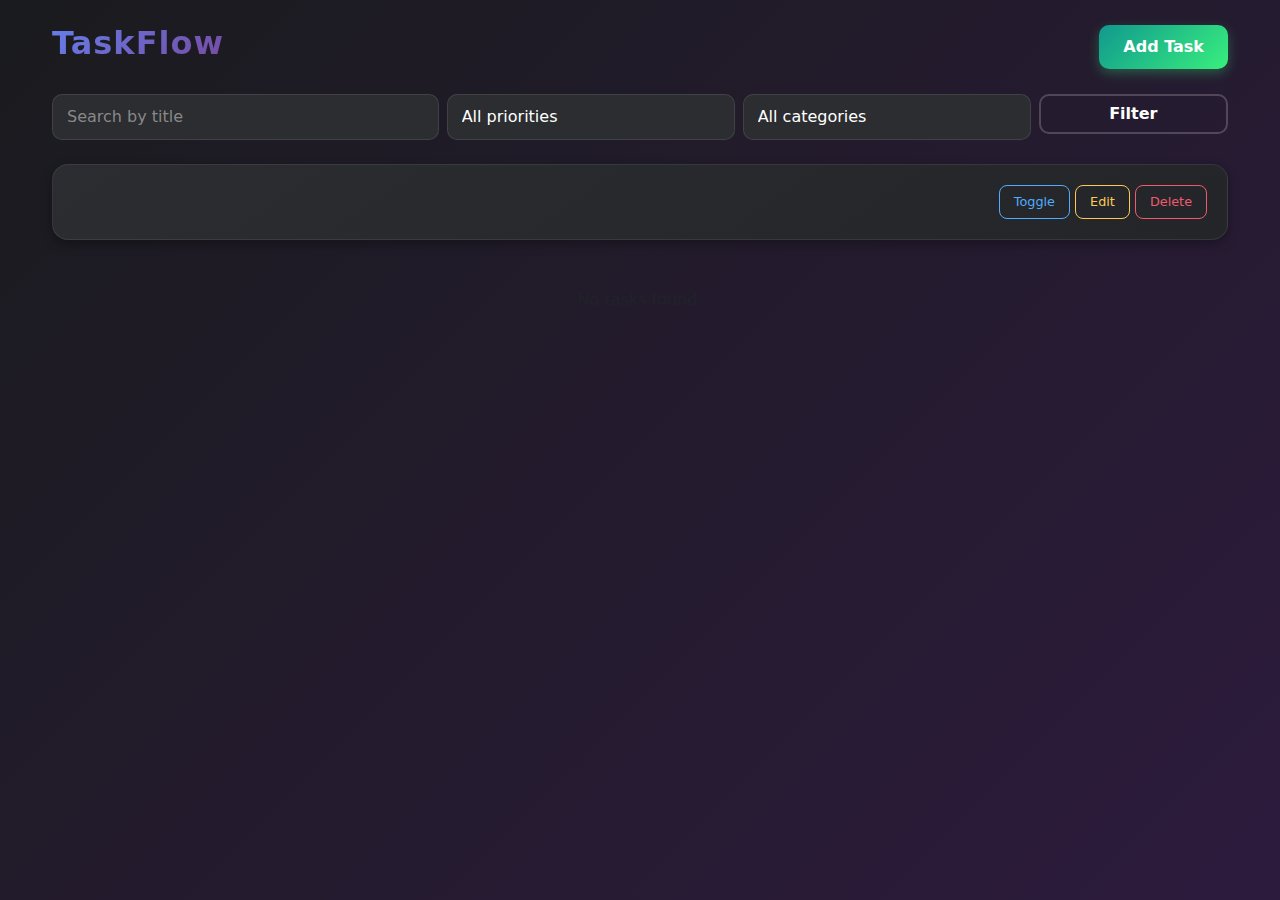
<file: src/main/resources/templates/tasks/index.html>
<!DOCTYPE html>
<html xmlns:th="http://www.thymeleaf.org">
<head>
    <title>TaskFlow – Tasks</title>

    <link rel="stylesheet"
          href="https://cdn.jsdelivr.net/npm/bootstrap@5.3.3/dist/css/bootstrap.min.css">

    <style>
        body {
            background: linear-gradient(135deg, #1a1b1e 0%, #2d1b3d 100%);
            color: #ffffff;
            min-height: 100vh;
        }

        .task-card {
            background: linear-gradient(145deg, #2b2d31 0%, #232529 100%);
            border-radius: 16px;
            padding: 20px;
            margin-bottom: 18px;
            border: 1px solid rgba(255, 255, 255, 0.08);
            box-shadow: 0 4px 12px rgba(0, 0, 0, 0.3);
            transition: all 0.3s ease;
        }

        .task-card:hover {
            transform: translateY(-2px);
            box-shadow: 0 6px 20px rgba(138, 43, 226, 0.2);
            border-color: rgba(138, 43, 226, 0.3);
        }

        .task-title {
            font-size: 1.1rem;
            font-weight: 600;
            color: #ffffff;
            letter-spacing: 0.3px;
        }

        .task-description {
            font-size: 0.9rem;
            color: #cfcfcf;
            margin-top: 8px;
            line-height: 1.5;
        }

        .task-date {
            font-size: 0.85rem;
            color: #a0a0a0;
            font-weight: 500;
        }

        .task-status {
            font-weight: 600;
            font-size: 0.9rem;
        }

        .btn-sm {
            padding: 6px 14px;
            font-size: 0.8rem;
            border-radius: 8px;
            font-weight: 500;
            transition: all 0.2s ease;
        }

        .btn-sm:hover {
            transform: scale(1.05);
        }

        .badge {
            padding: 6px 12px;
            font-weight: 500;
            border-radius: 6px;
            font-size: 0.75rem;
            text-transform: uppercase;
            letter-spacing: 0.5px;
        }

        .bg-primary {
            background: linear-gradient(135deg, #667eea 0%, #764ba2 100%) !important;
        }

        .bg-info {
            background: linear-gradient(135deg, #4facfe 0%, #00f2fe 100%) !important;
            color: #000 !important;
        }

        .form-control, .form-select {
            background: #2b2d31;
            border: 1px solid rgba(255, 255, 255, 0.1);
            color: #ffffff;
            border-radius: 10px;
            padding: 10px 14px;
            transition: all 0.3s ease;
        }

        .form-control:focus, .form-select:focus {
            background: #323439;
            border-color: #667eea;
            color: #ffffff;
            box-shadow: 0 0 0 3px rgba(102, 126, 234, 0.15);
        }

        .form-control::placeholder {
            color: #888;
        }

        .form-select option {
            background: #2b2d31;
            color: #ffffff;
        }

        .btn-success {
            background: linear-gradient(135deg, #11998e 0%, #38ef7d 100%);
            border: none;
            border-radius: 10px;
            padding: 10px 24px;
            font-weight: 600;
            box-shadow: 0 4px 12px rgba(56, 239, 125, 0.3);
            transition: all 0.3s ease;
        }

        .btn-success:hover {
            transform: translateY(-2px);
            box-shadow: 0 6px 16px rgba(56, 239, 125, 0.4);
        }

        .btn-outline-light {
            border: 2px solid rgba(255, 255, 255, 0.2);
            color: #ffffff;
            border-radius: 10px;
            font-weight: 600;
            transition: all 0.3s ease;
        }

        .btn-outline-light:hover {
            background: rgba(255, 255, 255, 0.1);
            border-color: #ffffff;
            color: #ffffff;
        }

        .btn-outline-info {
            border-color: #4facfe;
            color: #4facfe;
        }

        .btn-outline-info:hover {
            background: #4facfe;
            color: #000;
        }

        .btn-outline-warning {
            border-color: #feca57;
            color: #feca57;
        }

        .btn-outline-warning:hover {
            background: #feca57;
            color: #000;
        }

        .btn-outline-danger {
            border-color: #ee5a6f;
            color: #ee5a6f;
        }

        .btn-outline-danger:hover {
            background: #ee5a6f;
            color: #fff;
        }

        h2 {
            background: linear-gradient(135deg, #667eea 0%, #764ba2 100%);
            -webkit-background-clip: text;
            -webkit-text-fill-color: transparent;
            background-clip: text;
            font-weight: 700;
            letter-spacing: 1px;
        }

        .text-success {
            color: #38ef7d !important;
        }

        .text-warning {
            color: #feca57 !important;
        }

        .container {
            max-width: 1200px;
        }

        /* Mobile-first layout */
        @media (max-width: 576px) {
            .task-row {
                flex-direction: column;
                align-items: flex-start !important;
                gap: 12px;
            }

            .task-actions {
                width: 100%;
                display: flex;
                justify-content: flex-start;
                gap: 10px;
                flex-wrap: wrap;
            }

            .task-meta {
                width: 100%;
                display: flex;
                justify-content: space-between;
                padding-top: 8px;
                border-top: 1px solid rgba(255, 255, 255, 0.08);
            }
        }
    </style>
</head>

<body>

<div class="container py-4">

    <!-- Header -->
    <div class="d-flex justify-content-between align-items-center mb-4">
        <h2 class="fw-bold">TaskFlow</h2>
        <a class="btn btn-success" th:href="@{/tasks/new}">Add Task</a>
    </div>

    <!-- Filters -->
    <form class="row g-2 mb-4" th:action="@{/tasks}" method="get">

        <div class="col-12 col-md-4">
            <input type="text" name="q" class="form-control" placeholder="Search by title"
                   th:value="${query}">
        </div>

        <div class="col-12 col-md-3">
            <select name="priority" class="form-select">
                <option value="">All priorities</option>
                <option th:each="p : ${priorities}"
                        th:value="${p}"
                        th:text="${p}"
                        th:selected="${priority != null and p == priority}">
                </option>
            </select>
        </div>

        <div class="col-12 col-md-3">
            <select name="category" class="form-select">
                <option value="">All categories</option>
                <option th:each="c : ${categories}"
                        th:value="${c}"
                        th:text="${c}"
                        th:selected="${category != null and c == category}">
                </option>
            </select>
        </div>

        <div class="col-12 col-md-2">
            <button class="btn btn-outline-light w-100" type="submit">Filter</button>
        </div>

    </form>

    <!-- Task Cards -->
    <div th:each="task : ${tasks}" class="task-card">

        <div class="d-flex justify-content-between align-items-center task-row">

            <!-- Left -->
            <div>
                <div class="task-title" th:text="${task.title}"></div>

                <div class="d-flex gap-2 mt-2">
                    <span class="badge bg-primary" th:text="${task.priority}"></span>
                    <span class="badge bg-info text-dark" th:text="${task.category}"></span>
                </div>

                <div class="task-description"
                     th:if="${task.description != null and !task.description.isBlank()}"
                     th:text="${task.description}">
                </div>
            </div>

            <!-- Center (Date & Status) -->
            <div class="text-center task-meta">
                <div class="task-date"
                     th:text="${task.dueDate != null ? task.dueDate : 'No date'}"></div>

                <div class="task-status"
                     th:text="${task.completed ? 'Completed' : 'Pending'}"
                     th:classappend="${task.completed ? ' text-success' : ' text-warning'}">
                </div>
            </div>

            <!-- Right (Actions) -->
            <div class="task-actions">
                <a th:href="@{'/tasks/' + ${task.id} + '/toggle'}"
                   class="btn btn-sm btn-outline-info">Toggle</a>

                <a th:href="@{'/tasks/' + ${task.id} + '/edit'}"
                   class="btn btn-sm btn-outline-warning">Edit</a>

                <a th:href="@{'/tasks/' + ${task.id} + '/delete'}"
                   onclick="return confirm('Delete this task?');"
                   class="btn btn-sm btn-outline-danger">Delete</a>
            </div>

        </div>

    </div>

    <div th:if="${tasks == null or #lists.isEmpty(tasks)}"
         class="text-center text-muted mt-5">
        No tasks found.
    </div>

</div>

</body>
</html>
</file>
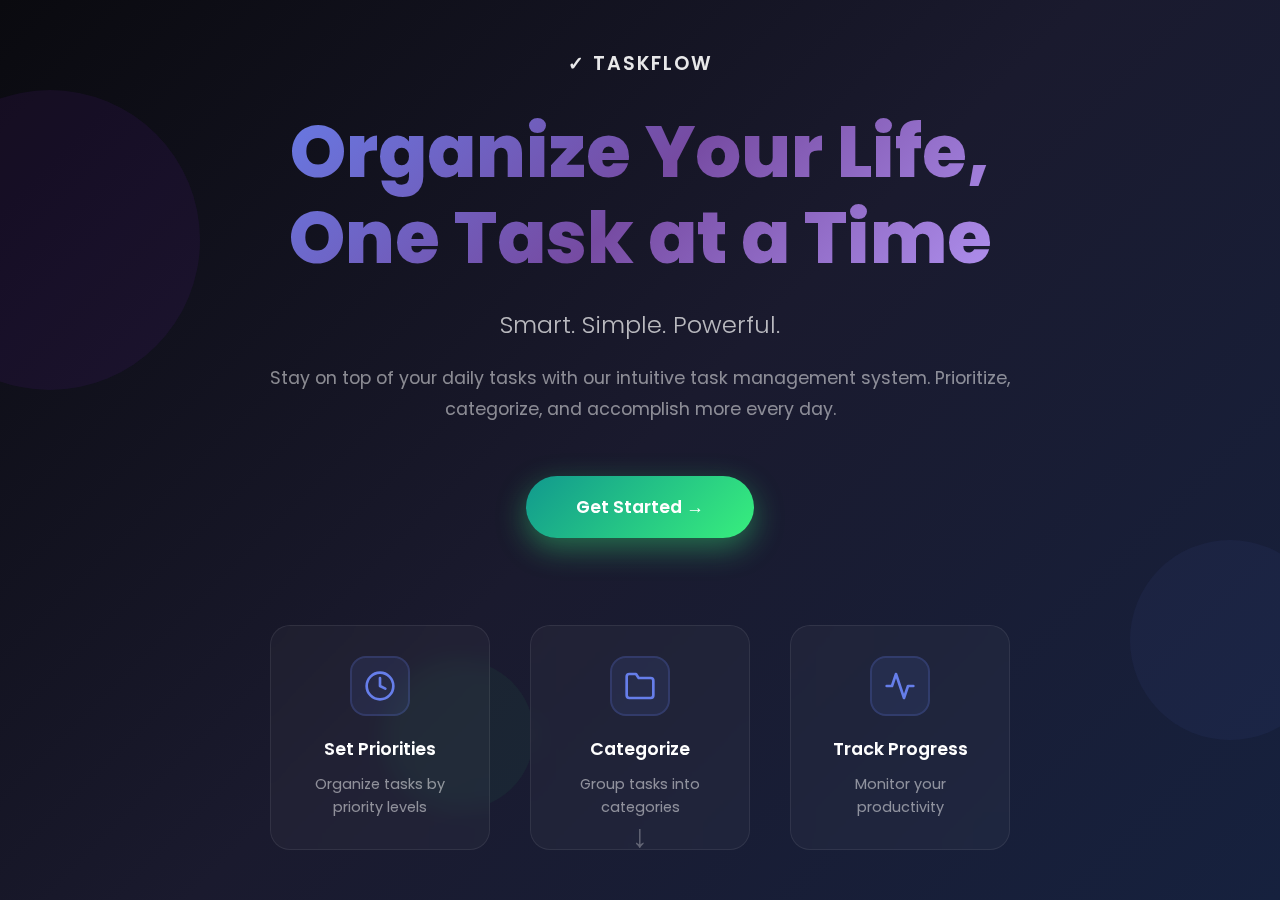
<file: src/main/resources/templates/home.html>
<!DOCTYPE html>
<html xmlns:th="http://www.thymeleaf.org">
<head>
    <title>TaskFlow - Organize Your Life</title>

    <link rel="stylesheet"
          href="https://cdn.jsdelivr.net/npm/bootstrap@5.3.3/dist/css/bootstrap.min.css">
    <link rel="preconnect" href="https://fonts.googleapis.com">
    <link rel="preconnect" href="https://fonts.gstatic.com" crossorigin>
    <link href="https://fonts.googleapis.com/css2?family=Poppins:wght@300;400;600;700;800&display=swap" rel="stylesheet">

    <style>
        * {
            margin: 0;
            padding: 0;
            box-sizing: border-box;
        }

        body {
            font-family: 'Poppins', sans-serif;
            background: linear-gradient(135deg, #0a0a0f 0%, #1a1a2e 50%, #16213e 100%);
            min-height: 100vh;
            overflow-x: hidden;
            position: relative;
        }

        /* Animated background elements */
        .bg-shapes {
            position: fixed;
            width: 100%;
            height: 100%;
            top: 0;
            left: 0;
            z-index: 0;
            overflow: hidden;
        }

        .shape {
            position: absolute;
            border-radius: 50%;
            background: rgba(138, 43, 226, 0.05);
            animation: float 20s infinite ease-in-out;
        }

        .shape-1 {
            width: 300px;
            height: 300px;
            top: 10%;
            left: -100px;
            background: rgba(138, 43, 226, 0.08);
            animation-delay: 0s;
        }

        .shape-2 {
            width: 200px;
            height: 200px;
            top: 60%;
            right: -50px;
            background: rgba(102, 126, 234, 0.06);
            animation-delay: 3s;
        }

        .shape-3 {
            width: 150px;
            height: 150px;
            bottom: 10%;
            left: 30%;
            background: rgba(56, 239, 125, 0.05);
            animation-delay: 6s;
        }

        @keyframes float {
            0%, 100% {
                transform: translateY(0) rotate(0deg);
            }
            33% {
                transform: translateY(-30px) rotate(120deg);
            }
            66% {
                transform: translateY(30px) rotate(240deg);
            }
        }

        /* Hero Section */
        .hero-section {
            position: relative;
            z-index: 1;
            min-height: 100vh;
            display: flex;
            align-items: center;
            justify-content: center;
            text-align: center;
            padding: 40px 20px;
        }

        .hero-content {
            max-width: 800px;
            animation: fadeInUp 1s ease-out;
        }

        @keyframes fadeInUp {
            from {
                opacity: 0;
                transform: translateY(30px);
            }
            to {
                opacity: 1;
                transform: translateY(0);
            }
        }

        .hero-logo {
            font-size: 1.2rem;
            font-weight: 600;
            color: #ffffff;
            margin-bottom: 30px;
            letter-spacing: 2px;
            text-transform: uppercase;
            opacity: 0.9;
        }

        .hero-title {
            font-size: 4.5rem;
            font-weight: 800;
            background: linear-gradient(135deg, #667eea 0%, #764ba2 50%, #b597f6 100%);
            -webkit-background-clip: text;
            -webkit-text-fill-color: transparent;
            background-clip: text;
            margin-bottom: 25px;
            line-height: 1.2;
            animation: fadeInUp 1s ease-out 0.2s both;
        }

        .hero-subtitle {
            font-size: 1.5rem;
            color: rgba(255, 255, 255, 0.7);
            margin-bottom: 20px;
            font-weight: 300;
            animation: fadeInUp 1s ease-out 0.4s both;
        }

        .hero-description {
            font-size: 1.1rem;
            color: rgba(255, 255, 255, 0.5);
            margin-bottom: 50px;
            line-height: 1.8;
            animation: fadeInUp 1s ease-out 0.6s both;
        }

        .cta-button {
            display: inline-block;
            padding: 18px 50px;
            font-size: 1.1rem;
            font-weight: 600;
            background: linear-gradient(135deg, #11998e 0%, #38ef7d 100%);
            color: #ffffff;
            border: none;
            border-radius: 50px;
            text-decoration: none;
            box-shadow: 0 10px 30px rgba(56, 239, 125, 0.4);
            transition: all 0.4s ease;
            animation: fadeInUp 1s ease-out 0.8s both, pulse 2s infinite;
            position: relative;
            overflow: hidden;
        }

        .cta-button::before {
            content: '';
            position: absolute;
            top: 0;
            left: -100%;
            width: 100%;
            height: 100%;
            background: linear-gradient(90deg, transparent, rgba(255, 255, 255, 0.3), transparent);
            transition: left 0.5s;
        }

        .cta-button:hover::before {
            left: 100%;
        }

        .cta-button:hover {
            transform: translateY(-3px) scale(1.05);
            box-shadow: 0 15px 40px rgba(56, 239, 125, 0.5);
            color: #ffffff;
        }

        @keyframes pulse {
            0%, 100% {
                box-shadow: 0 10px 30px rgba(56, 239, 125, 0.4);
            }
            50% {
                box-shadow: 0 10px 40px rgba(56, 239, 125, 0.6);
            }
        }

        /* Features Section */
        .features {
            display: flex;
            justify-content: center;
            gap: 40px;
            margin-top: 80px;
            flex-wrap: wrap;
            animation: fadeInUp 1s ease-out 1s both;
        }

        .feature-card {
            background: rgba(255, 255, 255, 0.03);
            backdrop-filter: blur(10px);
            border: 1px solid rgba(255, 255, 255, 0.08);
            border-radius: 20px;
            padding: 30px;
            width: 220px;
            text-align: center;
            transition: all 0.3s ease;
        }

        .feature-card:hover {
            transform: translateY(-10px);
            background: rgba(255, 255, 255, 0.05);
            border-color: rgba(138, 43, 226, 0.3);
            box-shadow: 0 10px 30px rgba(138, 43, 226, 0.2);
        }

        .feature-icon {
            font-size: 3rem;
            margin-bottom: 15px;
            width: 60px;
            height: 60px;
            margin: 0 auto 20px;
            display: flex;
            align-items: center;
            justify-content: center;
            background: rgba(102, 126, 234, 0.1);
            border-radius: 16px;
            border: 2px solid rgba(102, 126, 234, 0.2);
        }

        .feature-card:hover .feature-icon {
            background: rgba(102, 126, 234, 0.15);
            border-color: rgba(102, 126, 234, 0.4);
        }

        .feature-icon svg {
            width: 32px;
            height: 32px;
            stroke: #667eea;
            fill: none;
            stroke-width: 2;
            stroke-linecap: round;
            stroke-linejoin: round;
        }

        .feature-title {
            font-size: 1.1rem;
            font-weight: 600;
            color: #ffffff;
            margin-bottom: 10px;
        }

        .feature-text {
            font-size: 0.9rem;
            color: rgba(255, 255, 255, 0.5);
            line-height: 1.6;
        }

        /* Scroll Indicator */
        .scroll-indicator {
            position: absolute;
            bottom: 40px;
            left: 50%;
            transform: translateX(-50%);
            animation: bounce 2s infinite;
        }

        .scroll-indicator::after {
            content: '↓';
            font-size: 2rem;
            color: rgba(255, 255, 255, 0.3);
        }

        @keyframes bounce {
            0%, 100% {
                transform: translateX(-50%) translateY(0);
            }
            50% {
                transform: translateX(-50%) translateY(-10px);
            }
        }

        /* Responsive */
        @media (max-width: 768px) {
            .hero-title {
                font-size: 2.5rem;
            }

            .hero-subtitle {
                font-size: 1.2rem;
            }

            .hero-description {
                font-size: 1rem;
            }

            .cta-button {
                padding: 15px 40px;
                font-size: 1rem;
            }

            .features {
                margin-top: 60px;
                gap: 20px;
            }

            .feature-card {
                width: 100%;
                max-width: 300px;
            }
        }
    </style>
</head>

<body>

<!-- Animated Background Shapes -->
<div class="bg-shapes">
    <div class="shape shape-1"></div>
    <div class="shape shape-2"></div>
    <div class="shape shape-3"></div>
</div>

<!-- Hero Section -->
<section class="hero-section">
    <div class="hero-content">
        <div class="hero-logo">✓ TASKFLOW</div>

        <h1 class="hero-title">Organize Your Life,<br>One Task at a Time</h1>

        <p class="hero-subtitle">Smart. Simple. Powerful.</p>

        <p class="hero-description">
            Stay on top of your daily tasks with our intuitive task management system.
            Prioritize, categorize, and accomplish more every day.
        </p>

        <a th:href="@{/tasks}" class="cta-button">
            Get Started →
        </a>

        <!-- Features -->
        <div class="features">
            <div class="feature-card">
                <div class="feature-icon">
                    <svg viewBox="0 0 24 24">
                        <circle cx="12" cy="12" r="10"></circle>
                        <path d="M12 6v6l4 2"></path>
                    </svg>
                </div>
                <div class="feature-title">Set Priorities</div>
                <div class="feature-text">Organize tasks by priority levels</div>
            </div>

            <div class="feature-card">
                <div class="feature-icon">
                    <svg viewBox="0 0 24 24">
                        <path d="M22 19a2 2 0 0 1-2 2H4a2 2 0 0 1-2-2V5a2 2 0 0 1 2-2h5l2 3h9a2 2 0 0 1 2 2z"></path>
                    </svg>
                </div>
                <div class="feature-title">Categorize</div>
                <div class="feature-text">Group tasks into categories</div>
            </div>

            <div class="feature-card">
                <div class="feature-icon">
                    <svg viewBox="0 0 24 24">
                        <polyline points="22 12 18 12 15 21 9 3 6 12 2 12"></polyline>
                    </svg>
                </div>
                <div class="feature-title">Track Progress</div>
                <div class="feature-text">Monitor your productivity</div>
            </div>
        </div>
    </div>

    <div class="scroll-indicator"></div>
</section>

</body>
</html>
</file>
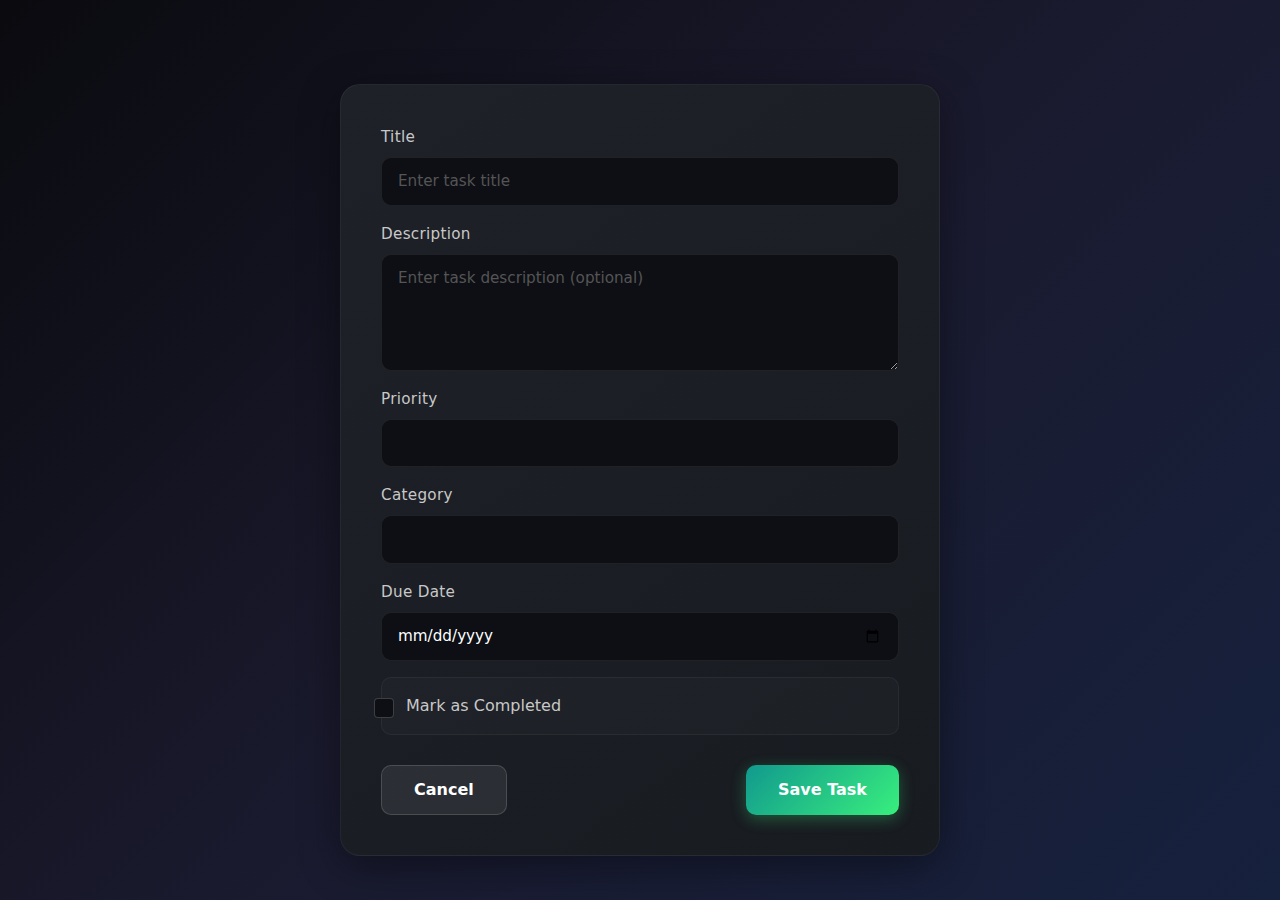
<file: src/main/resources/templates/tasks/form.html>
<!DOCTYPE html>
<html xmlns:th="http://www.thymeleaf.org">
<head>
    <title>TaskFlow – Task Form</title>

    <link rel="stylesheet"
          href="https://cdn.jsdelivr.net/npm/bootstrap@5.3.3/dist/css/bootstrap.min.css">

    <style>
        body {
            background: linear-gradient(135deg, #0a0a0f 0%, #1a1a2e 50%, #16213e 100%);
            color: #f8f9fa;
            min-height: 100vh;
            display: flex;
            align-items: center;
            justify-content: center;
            padding: 20px;
        }

        .form-container {
            width: 100%;
            max-width: 600px;
        }

        .form-header {
            text-align: center;
            margin-bottom: 40px;
        }

        .form-header h2 {
            background: linear-gradient(135deg, #667eea 0%, #764ba2 100%);
            -webkit-background-clip: text;
            -webkit-text-fill-color: transparent;
            background-clip: text;
            font-weight: 700;
            font-size: 2.5rem;
            letter-spacing: 1px;
        }

        /* Card container */
        .form-card {
            background: linear-gradient(145deg, #1e2128 0%, #181b20 100%);
            padding: 40px;
            border-radius: 20px;
            border: 1px solid rgba(255, 255, 255, 0.05);
            box-shadow: 0 10px 40px rgba(0, 0, 0, 0.4);
        }

        /* Form labels */
        .form-label {
            color: #c8c8c8;
            font-weight: 500;
            font-size: 0.95rem;
            margin-bottom: 8px;
            letter-spacing: 0.3px;
        }

        /* Form inputs */
        .form-control, .form-select {
            background: #0d0f14;
            border: 1px solid rgba(255, 255, 255, 0.08);
            color: #ffffff;
            border-radius: 10px;
            padding: 12px 16px;
            font-size: 0.95rem;
            transition: all 0.3s ease;
        }

        .form-control:focus, .form-select:focus {
            background: #13151a;
            border-color: #667eea;
            color: #ffffff;
            box-shadow: 0 0 0 3px rgba(102, 126, 234, 0.15);
            outline: none;
        }

        .form-control::placeholder {
            color: #555;
        }

        .form-select option {
            background: #1e2128;
            color: #ffffff;
        }

        textarea.form-control {
            resize: vertical;
            min-height: 100px;
        }

        /* Checkbox styling */
        .form-check {
            padding: 16px;
            background: rgba(255, 255, 255, 0.02);
            border-radius: 10px;
            border: 1px solid rgba(255, 255, 255, 0.05);
        }

        .form-check-input {
            background-color: #0d0f14;
            border: 1px solid rgba(255, 255, 255, 0.2);
            width: 20px;
            height: 20px;
            cursor: pointer;
        }

        .form-check-input:checked {
            background-color: #38ef7d;
            border-color: #38ef7d;
        }

        .form-check-input:focus {
            box-shadow: 0 0 0 3px rgba(56, 239, 125, 0.15);
            border-color: #38ef7d;
        }

        .form-check-label {
            color: #c8c8c8;
            font-weight: 500;
            margin-left: 8px;
            cursor: pointer;
        }

        /* Error messages */
        .text-danger {
            font-size: 0.85rem;
            margin-top: 6px;
            display: block;
            color: #ee5a6f !important;
        }

        /* Buttons */
        .btn-group-form {
            display: flex;
            gap: 16px;
            justify-content: space-between;
            margin-top: 30px;
        }

        .btn {
            padding: 12px 32px;
            font-size: 1rem;
            font-weight: 600;
            border-radius: 10px;
            transition: all 0.3s ease;
            border: none;
        }

        .btn-secondary {
            background: rgba(255, 255, 255, 0.08);
            color: #ffffff;
            border: 1px solid rgba(255, 255, 255, 0.15);
        }

        .btn-secondary:hover {
            background: rgba(255, 255, 255, 0.12);
            border-color: rgba(255, 255, 255, 0.3);
            transform: translateY(-2px);
        }

        .btn-success {
            background: linear-gradient(135deg, #11998e 0%, #38ef7d 100%);
            box-shadow: 0 4px 15px rgba(56, 239, 125, 0.3);
        }

        .btn-success:hover {
            transform: translateY(-2px);
            box-shadow: 0 6px 20px rgba(56, 239, 125, 0.4);
        }

        /* Mobile-first */
        @media (max-width: 576px) {
            .form-card {
                padding: 30px 20px;
                border-radius: 16px;
            }

            .form-header h2 {
                font-size: 2rem;
            }

            .btn-group-form {
                flex-direction: column;
                gap: 12px;
            }

            .btn {
                width: 100%;
            }
        }
    </style>
</head>

<body>

<div class="form-container">

    <div class="form-header">
        <h2 th:text="${task.id} == null ? 'Create Task' : 'Edit Task'"></h2>
    </div>

    <div class="form-card">

        <form th:object="${task}"
              method="post"
              th:action="${task.id == null} ? @{/tasks} : @{/tasks/{id}(id=${task.id})}">

            <!-- Title -->
            <div class="mb-3">
                <label class="form-label">Title</label>
                <input type="text"
                       th:field="*{title}"
                       class="form-control"
                       placeholder="Enter task title">
                <small class="text-danger"
                       th:if="${#fields.hasErrors('title')}"
                       th:errors="*{title}"></small>
            </div>

            <!-- Description -->
            <div class="mb-3">
                <label class="form-label">Description</label>
                <textarea th:field="*{description}"
                          class="form-control"
                          rows="4"
                          placeholder="Enter task description (optional)"></textarea>
                <small class="text-danger"
                       th:if="${#fields.hasErrors('description')}"
                       th:errors="*{description}"></small>
            </div>

            <!-- Priority -->
            <div class="mb-3">
                <label class="form-label">Priority</label>
                <select th:field="*{priority}" class="form-select">
                    <option th:each="p : ${priorities}"
                            th:value="${p}"
                            th:text="${p}">
                    </option>
                </select>
            </div>

            <!-- Category -->
            <div class="mb-3">
                <label class="form-label">Category</label>
                <select th:field="*{category}" class="form-select">
                    <option th:each="c : ${categories}"
                            th:value="${c}"
                            th:text="${c}">
                    </option>
                </select>
            </div>

            <!-- Due Date -->
            <div class="mb-3">
                <label class="form-label">Due Date</label>
                <input type="date"
                       th:field="*{dueDate}"
                       class="form-control">
            </div>

            <!-- Completed Checkbox (Edit only) -->
            <div class="form-check mb-3" th:if="${task.id != null}">
                <input class="form-check-input"
                       type="checkbox"
                       th:field="*{completed}"
                       id="completedCheck">
                <label class="form-check-label" for="completedCheck">
                    Mark as Completed
                </label>
            </div>

            <!-- Buttons -->
            <div class="btn-group-form">
                <a th:href="@{/tasks}"
                   class="btn btn-secondary">Cancel</a>

                <button class="btn btn-success" type="submit">Save Task</button>
            </div>

        </form>

    </div>

</div>

</body>
</html>
</file>
